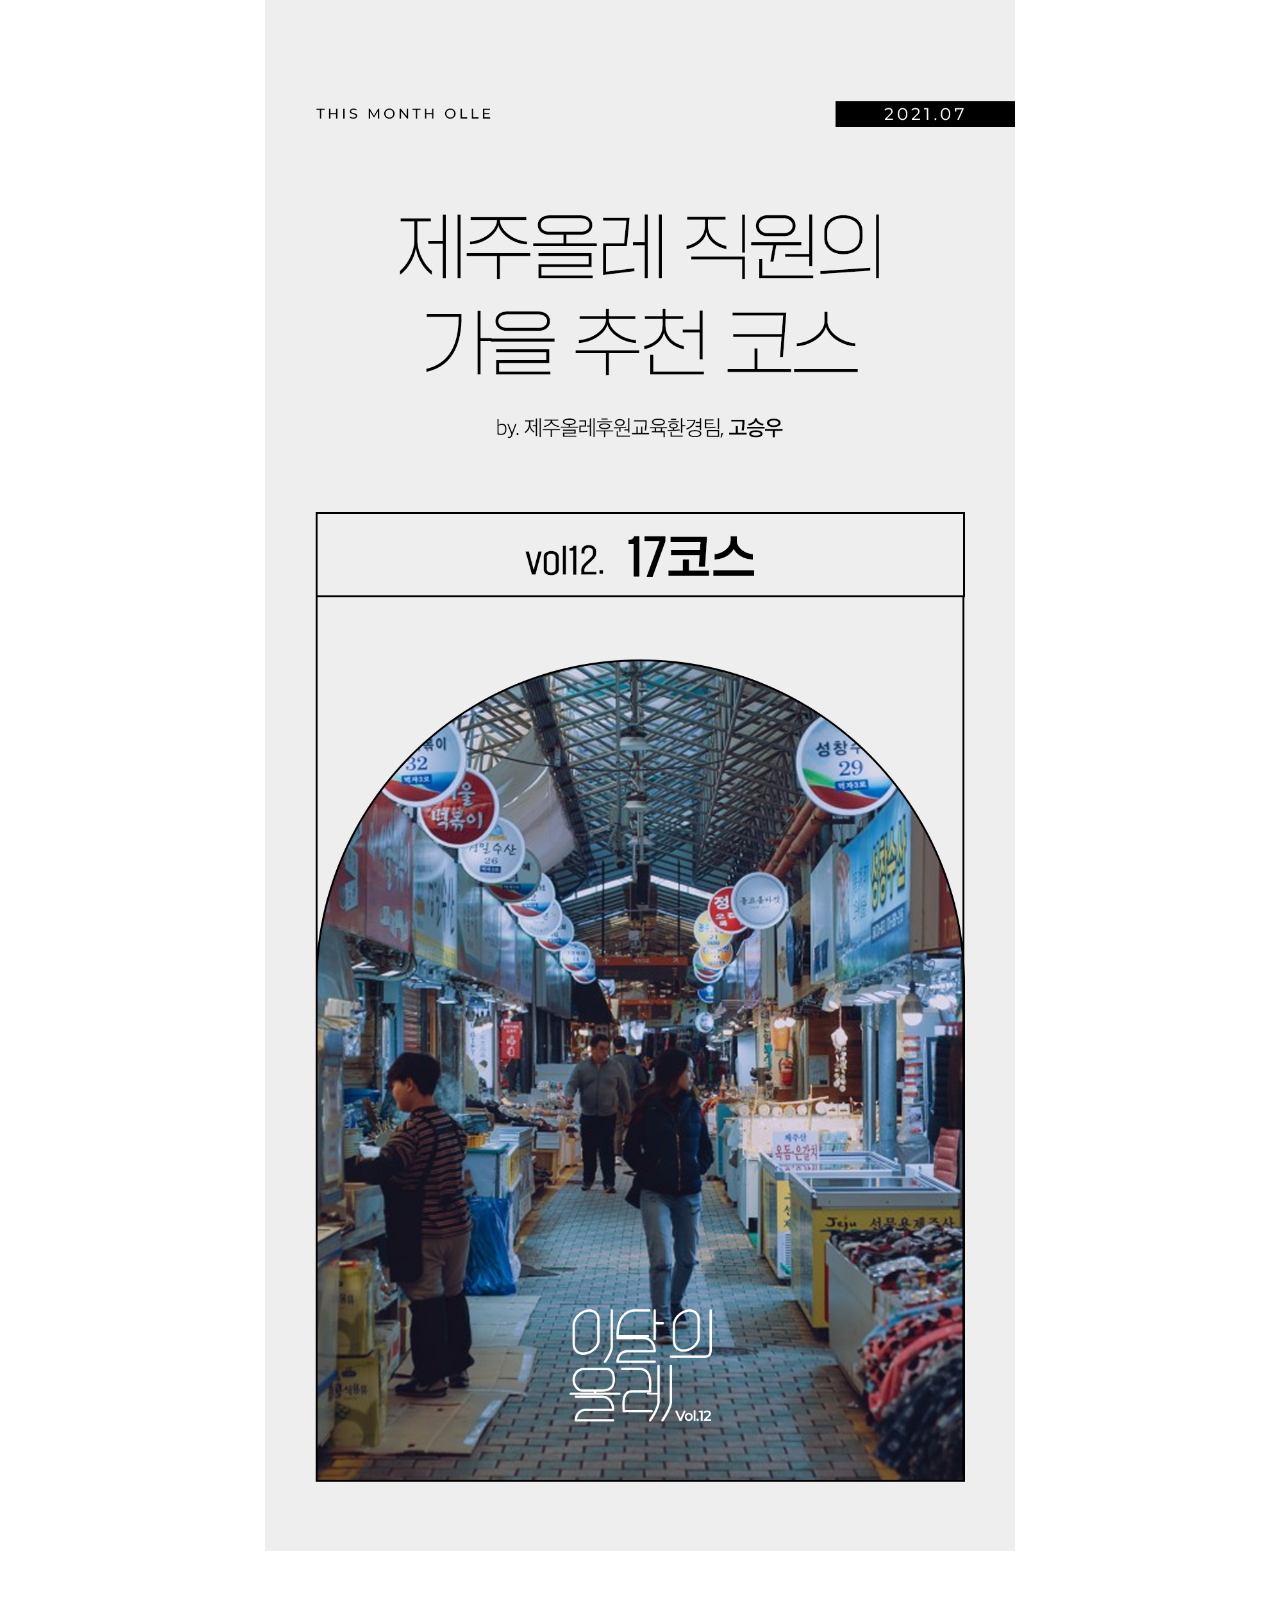
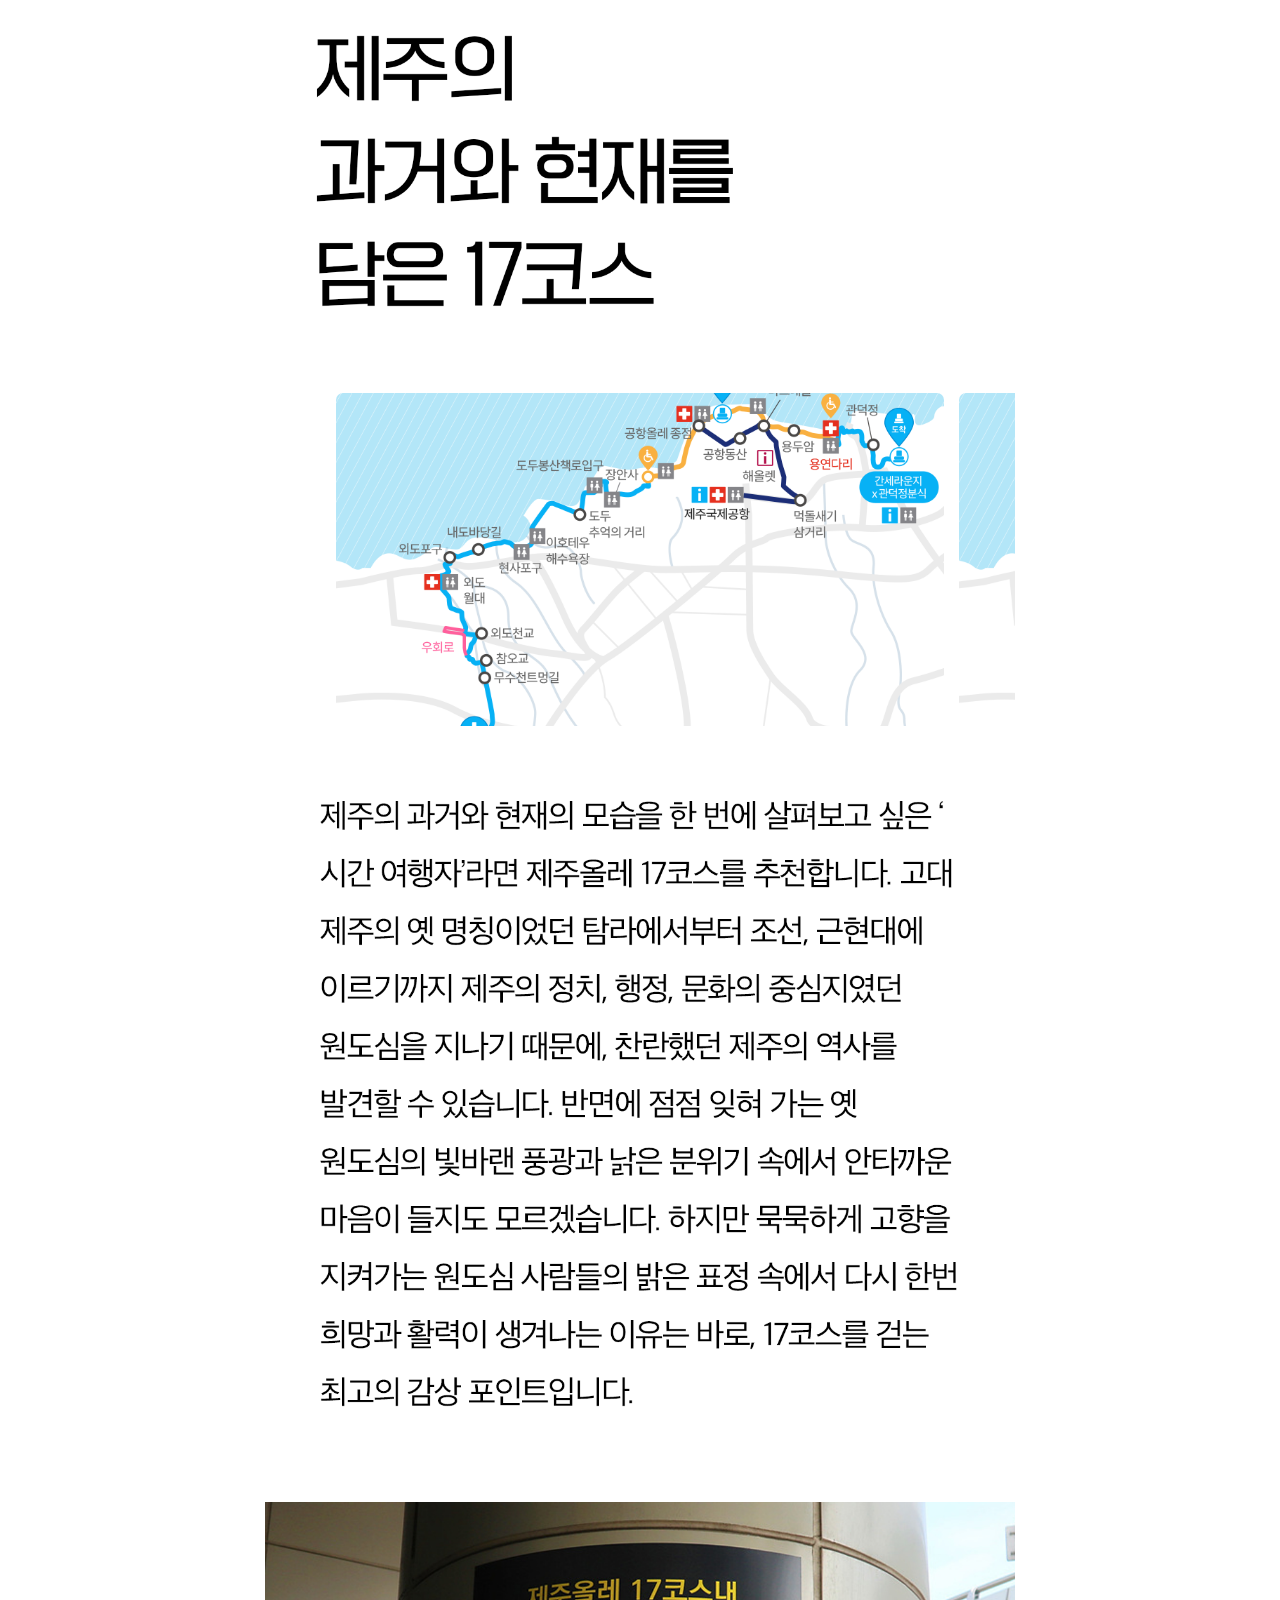
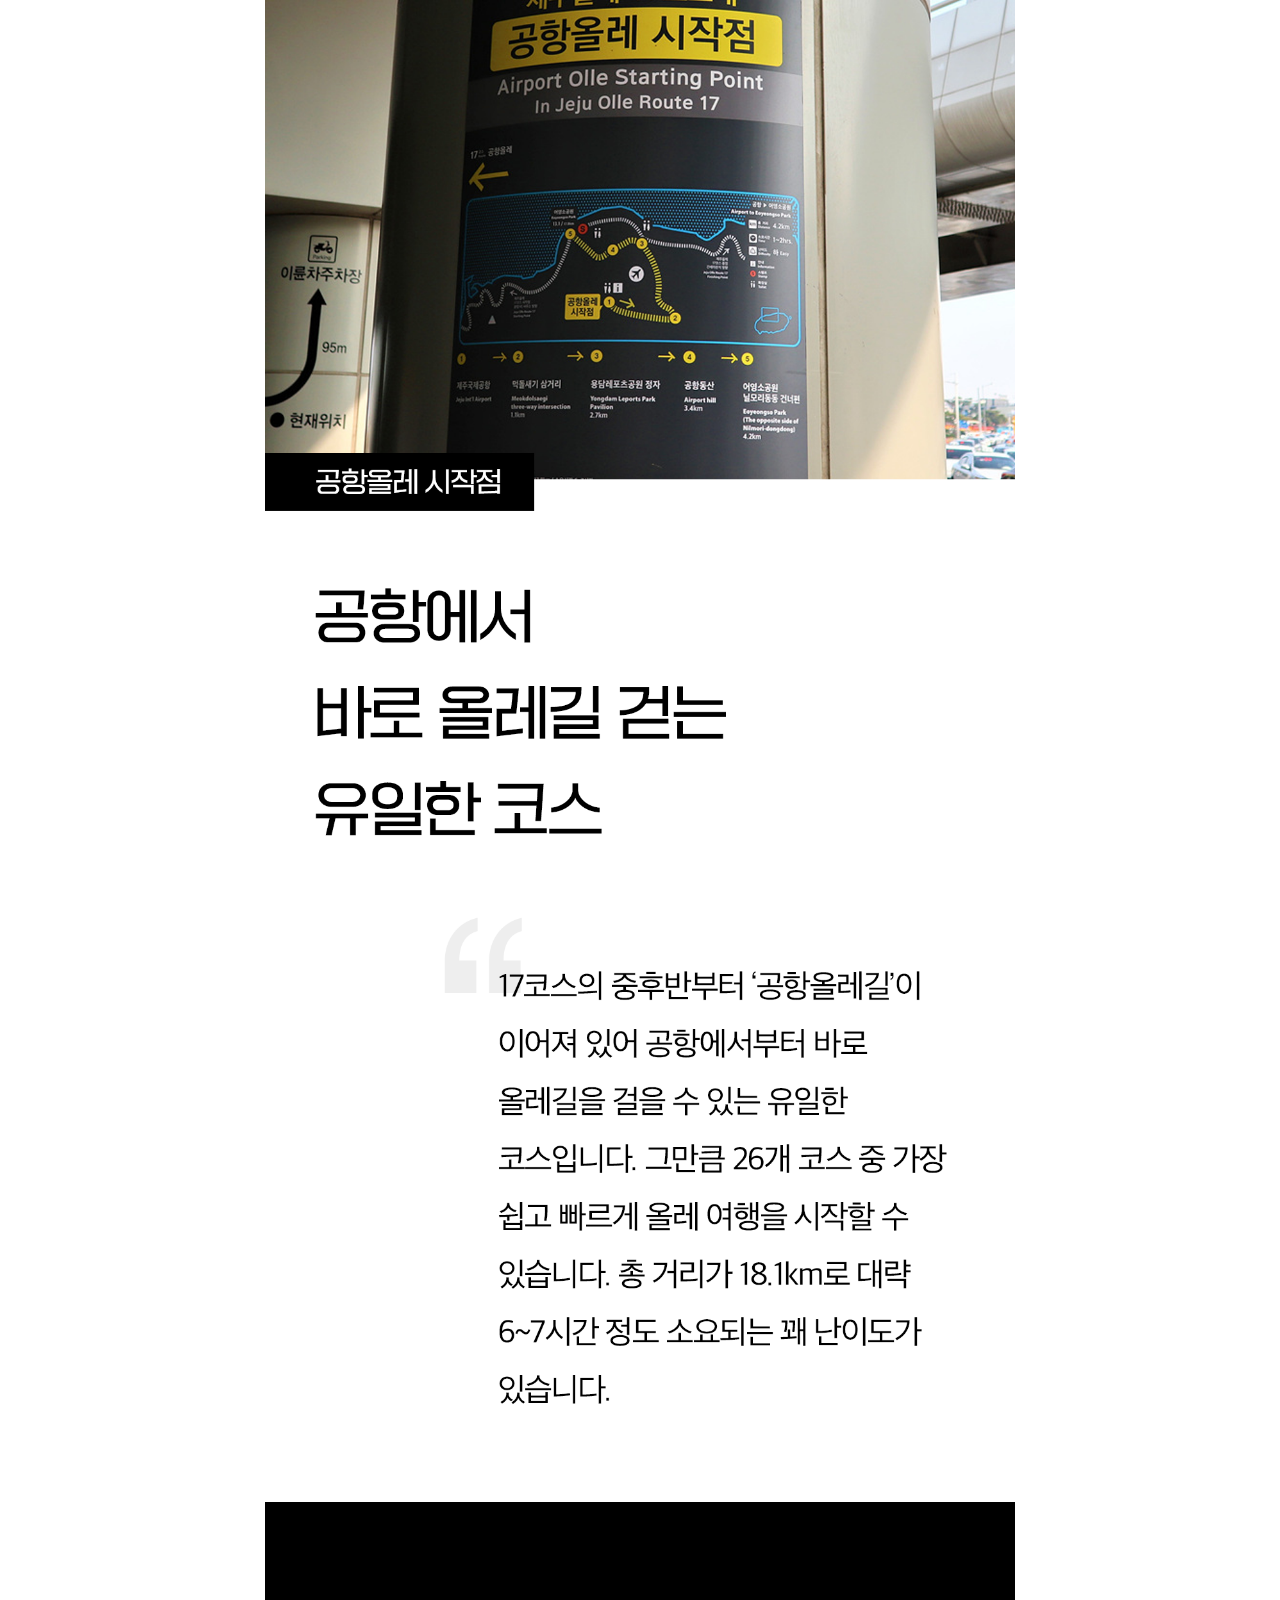
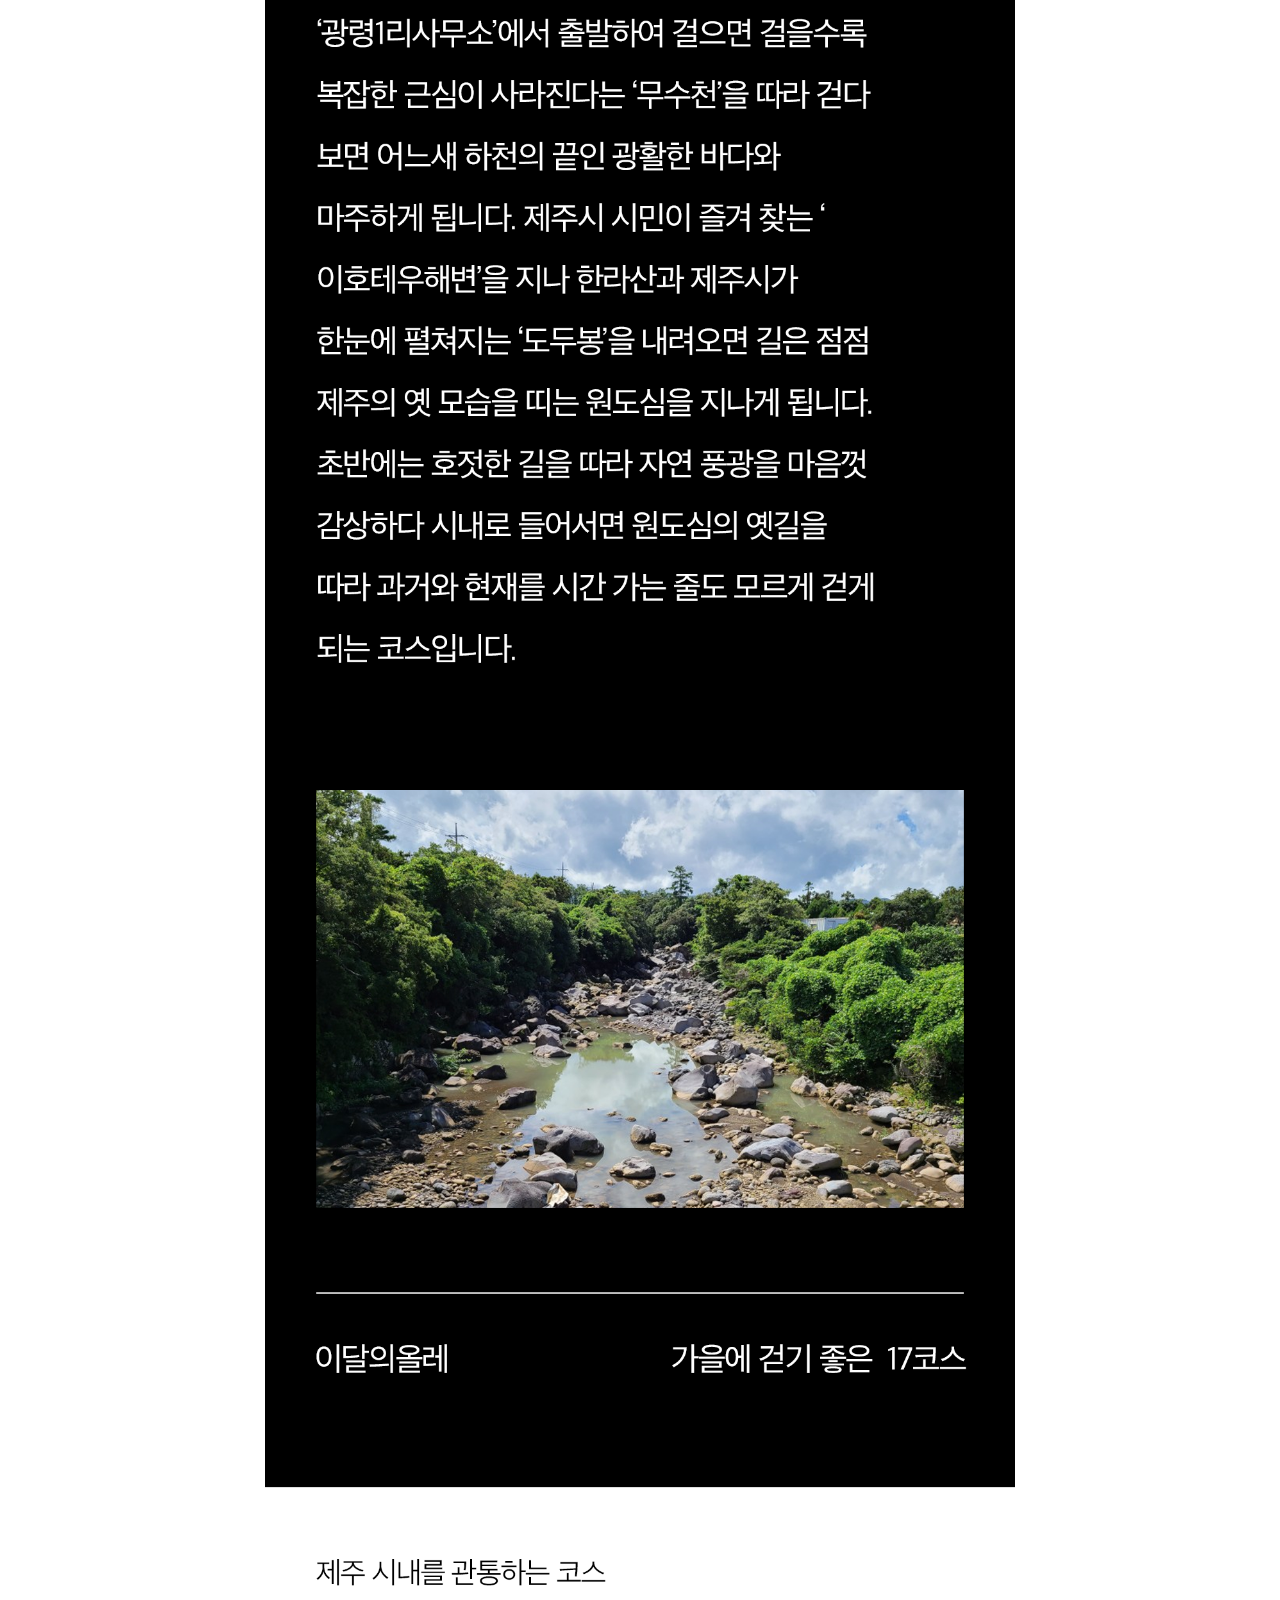
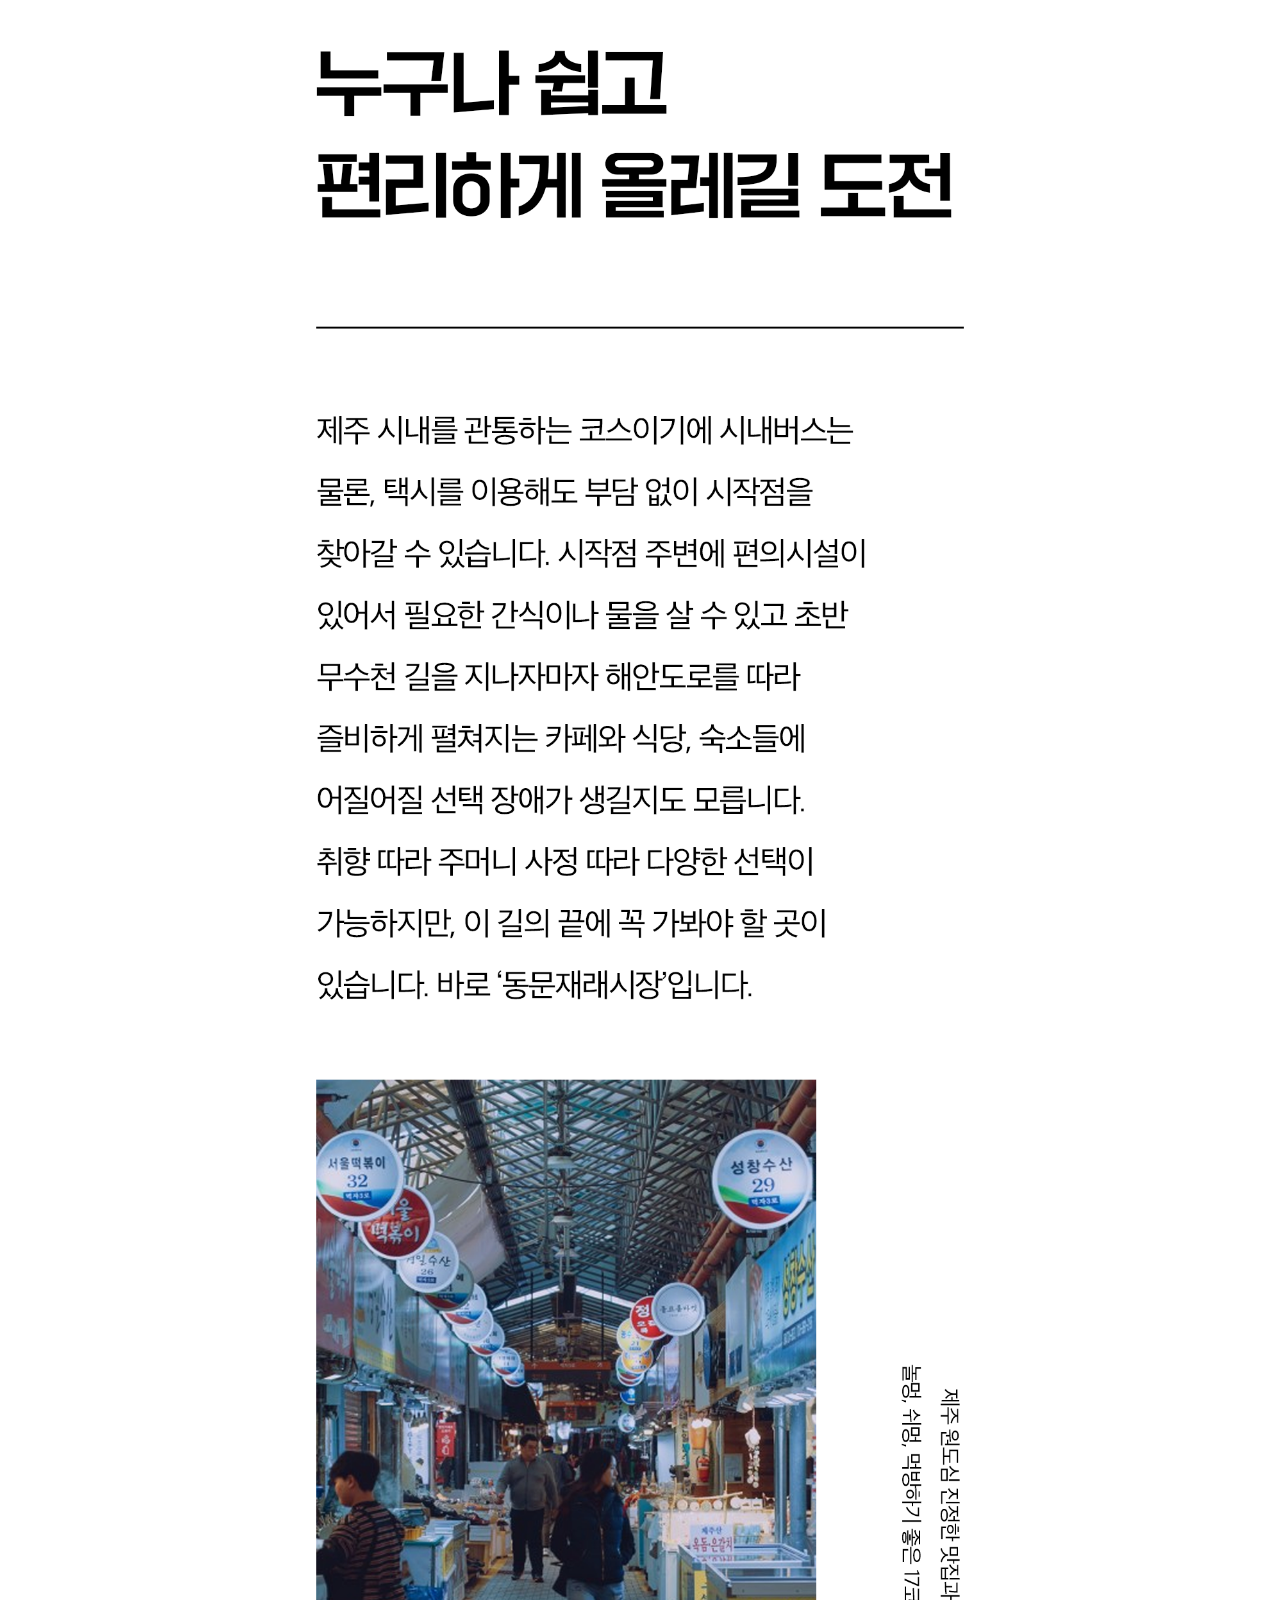
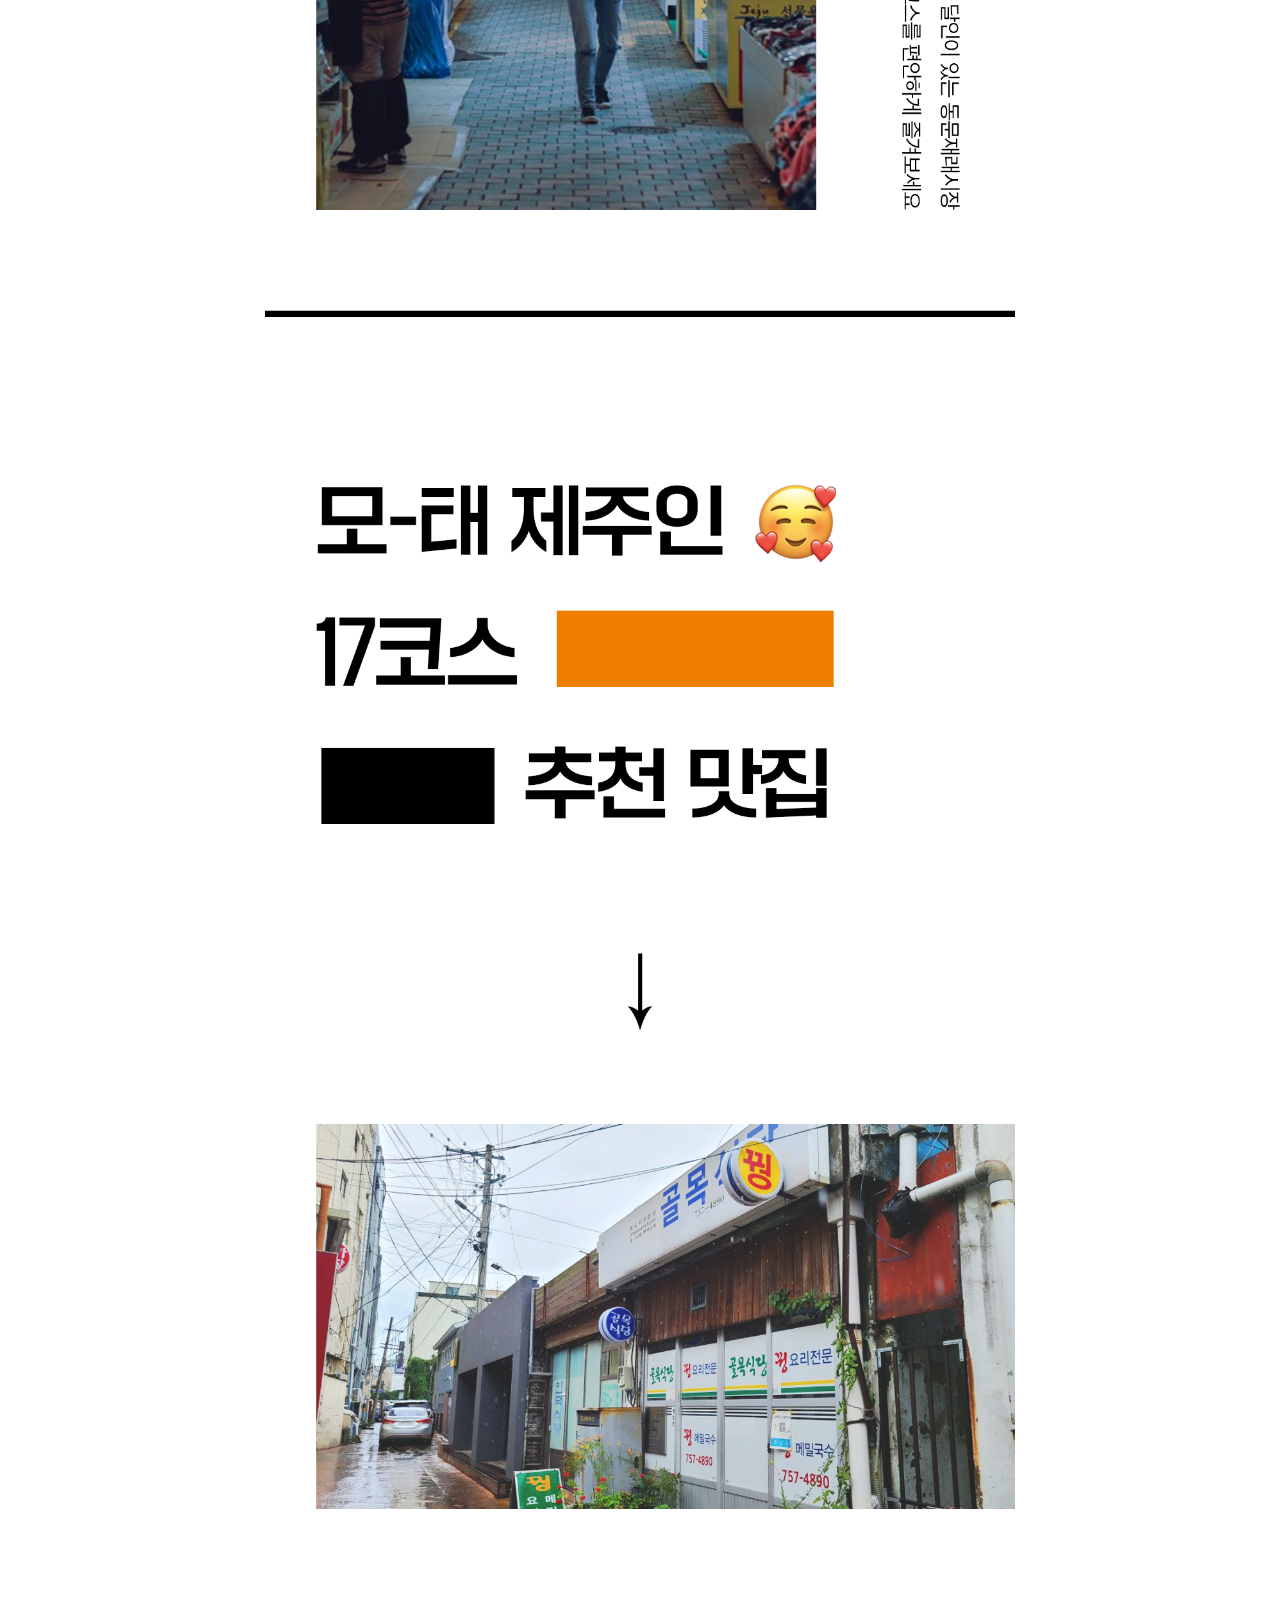
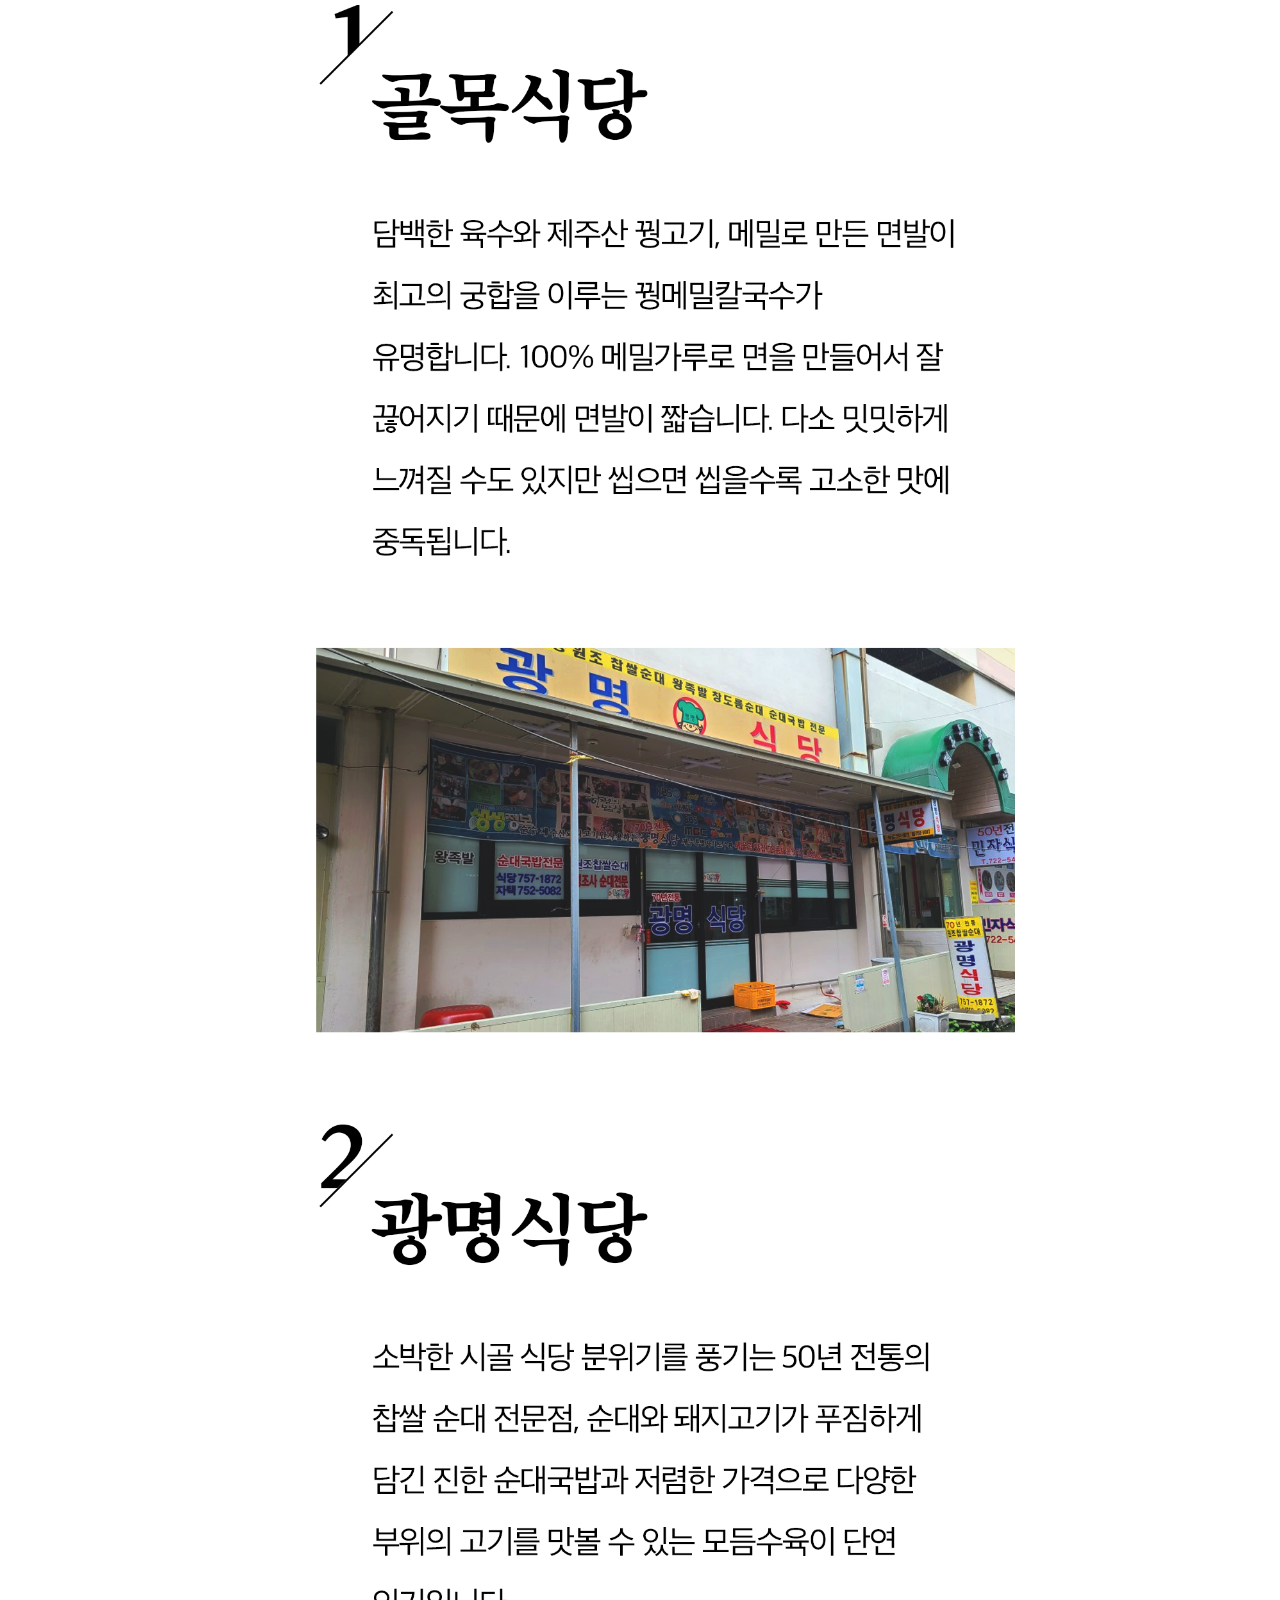
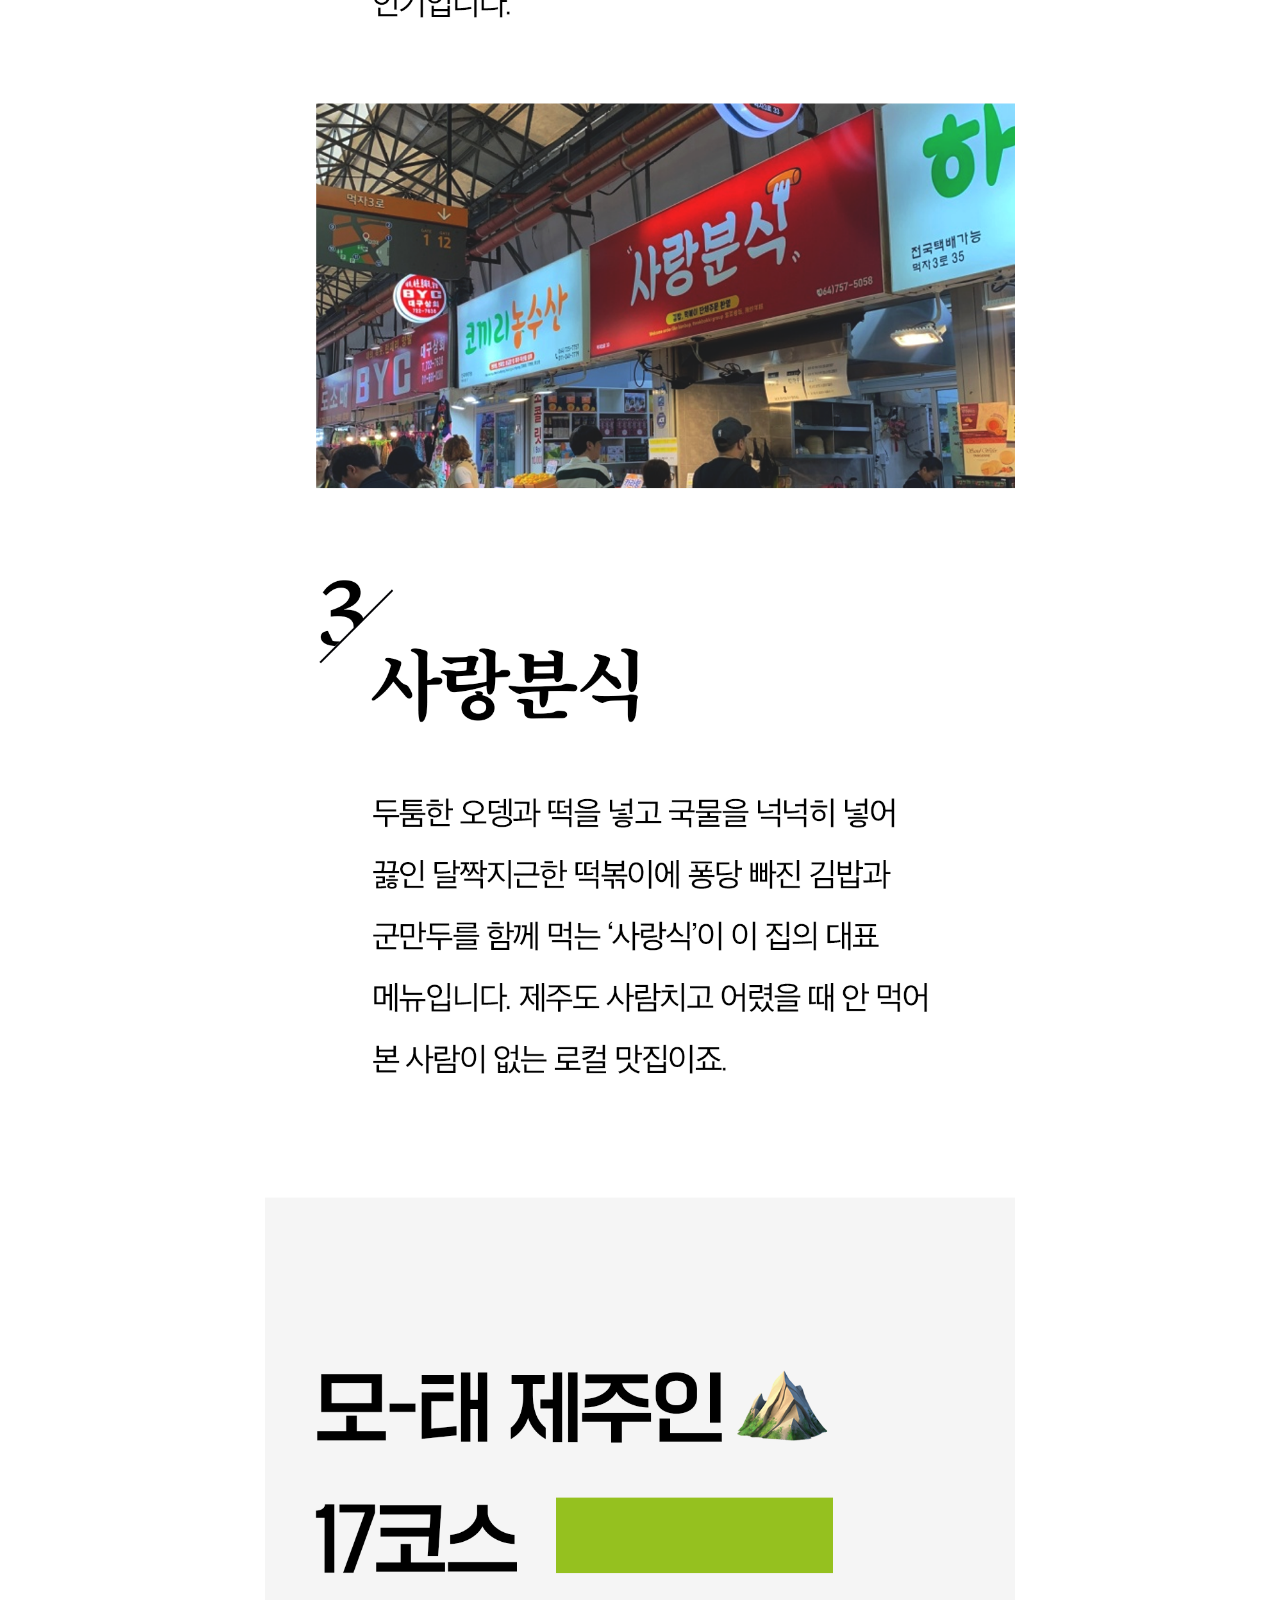
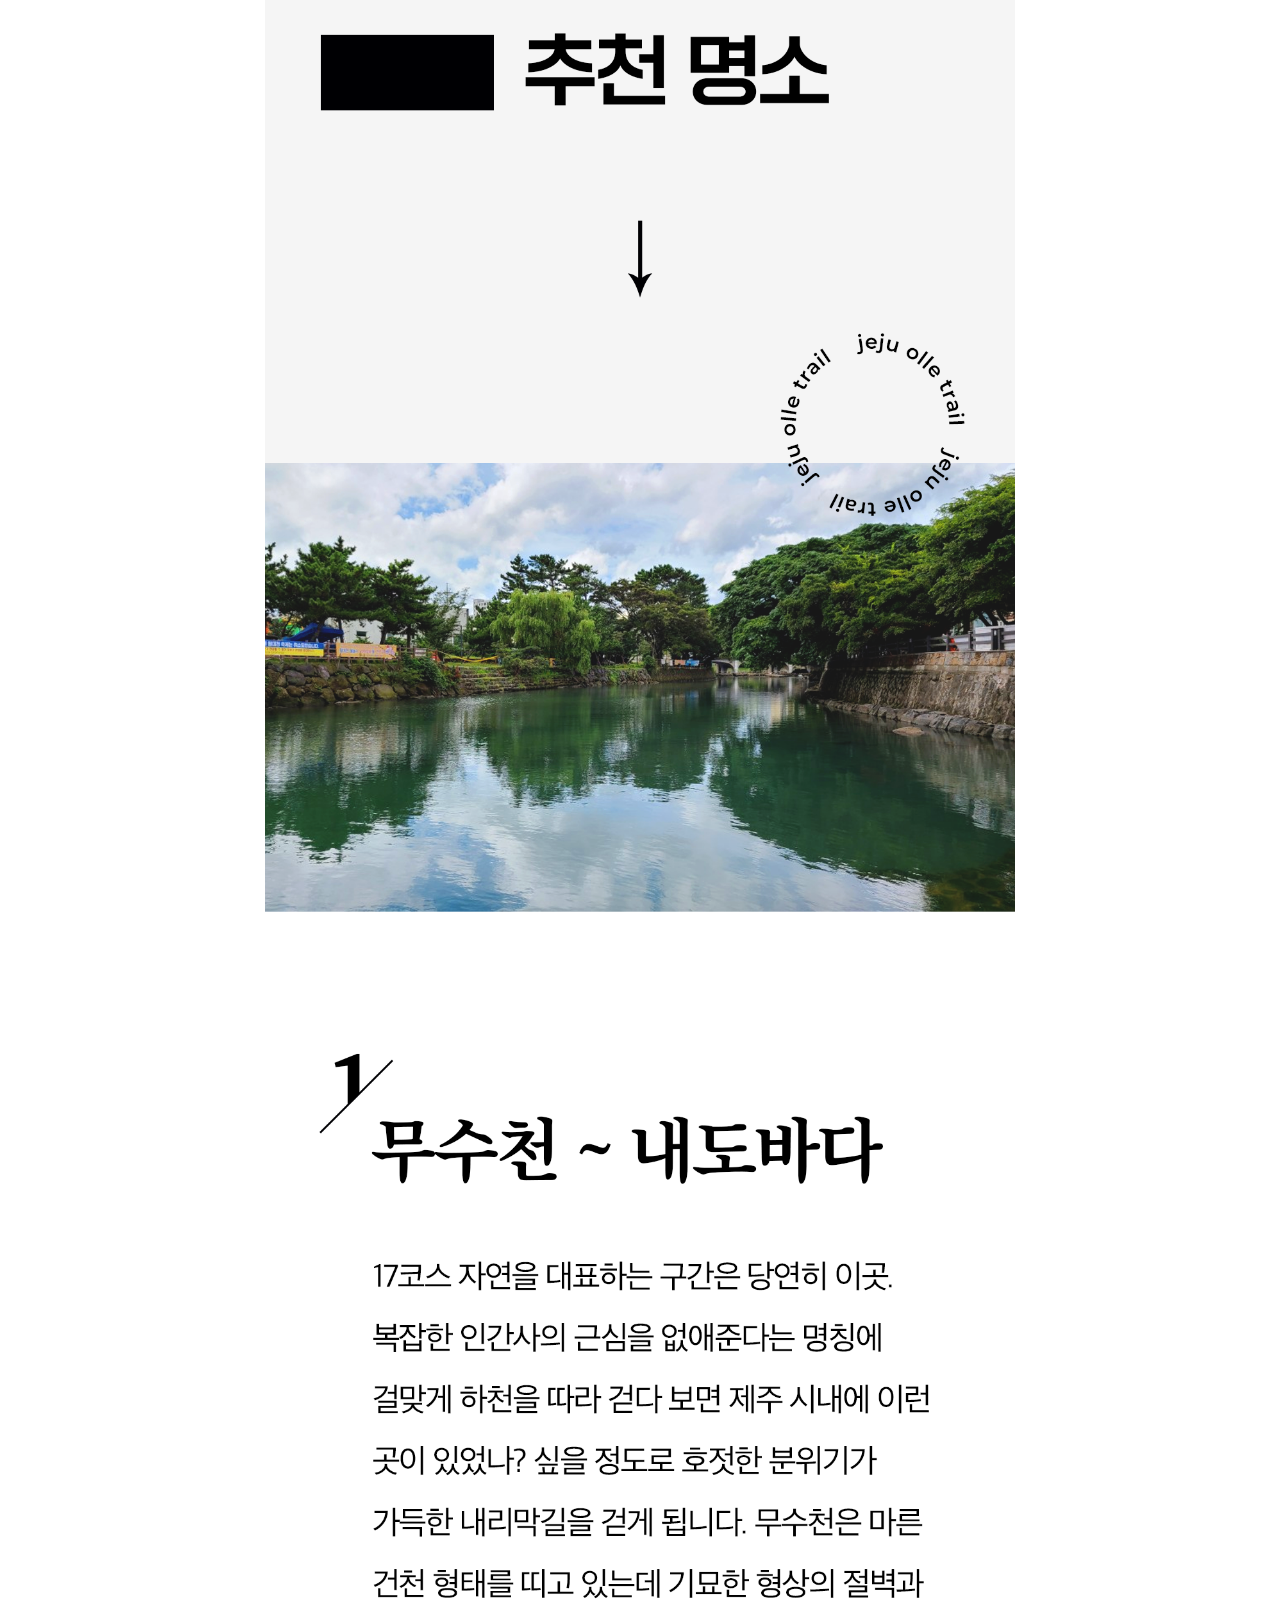
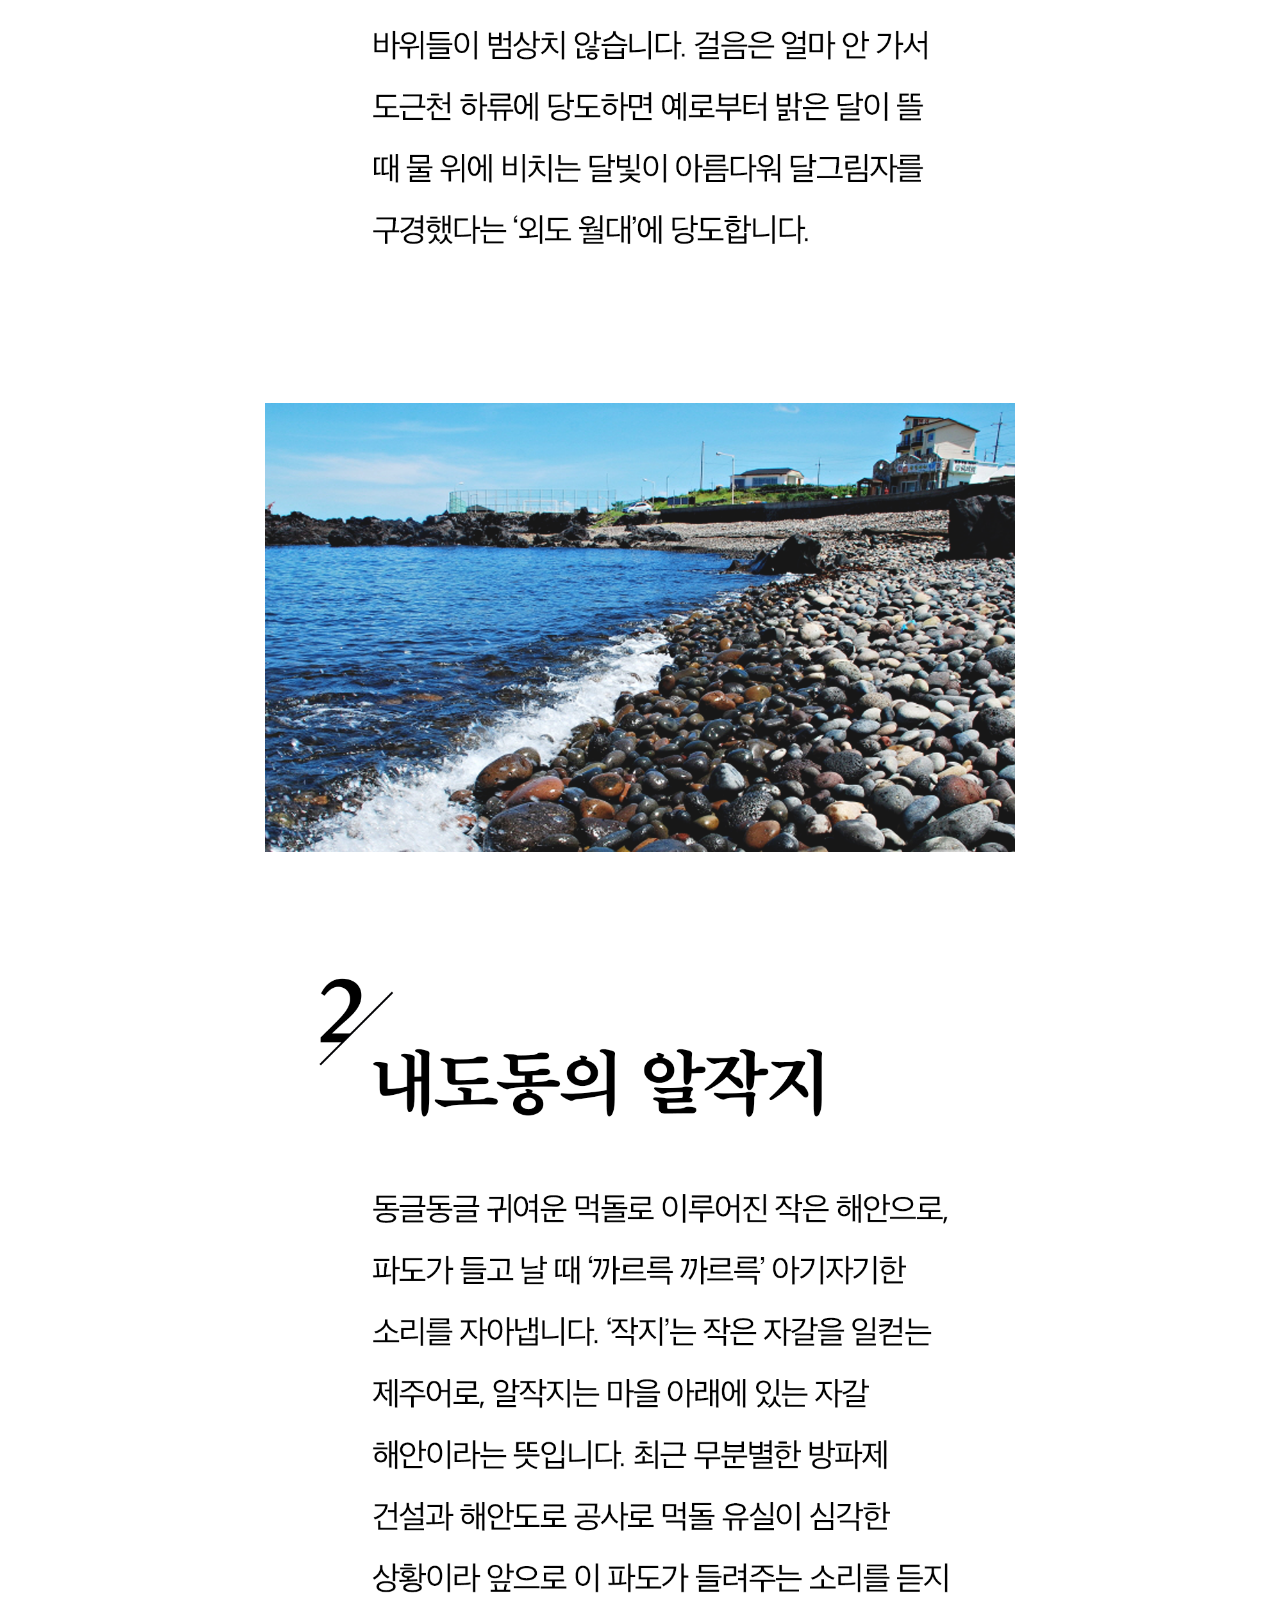
<file: sub/sub02.html>
<!DOCTYPE html>
<html lang="ko">
<head>
    <meta charset="UTF-8">
    <meta http-equiv="X-UA-Compatible" content="IE=edge">
    <meta name="viewport" content="width=device-width, initial-scale=1.0">
    <link rel="stylesheet" href="https://unpkg.com/swiper/swiper-bundle.min.css" />
    <link rel="stylesheet" href="https://wowjs.uk/css/libs/animate.css">
    <link rel="stylesheet" href="./asset/css/reset.css">
    <link rel="stylesheet" href="./asset/css/style.css">
    <link rel="stylesheet" href="./asset/css/mobile.css">
    <!-- <script src="http://ajax.aspnetcdn.com/ajax/jQuery/jquery-1.12.4.min.js"></script> -->
    <script src="https://code.jquery.com/jquery-1.12.4.min.js"></script>
    <script src="https://wowjs.uk/dist/wow.min.js"></script>
    <script src="https://unpkg.com/swiper/swiper-bundle.min.js"></script>
    <title>올레패스</title>
</head>
<body>
    <div id="sub-page-container" class="sub02">
        <div id="header">
            <img src="./asset/img/sub02/01.png" alt="" class="wow">
        </div>
        <section>
            <div class="sub0201">
              <img src="./asset/img/sub02/02.png" alt="" class="img01 wow fadeInLeft">
              <!-- 스와이퍼 -->
              <div class="swiper jeju_course wow fadeInRight">
                 <div class="swiper-wrapper">
                   <div class="swiper-slide"><img src="./asset/img/sub02/sw_img.png" alt=""></div>
                   <div class="swiper-slide"><img src="./asset/img/sub02/sw_img.png" alt=""></div>
                   <div class="swiper-slide"><img src="./asset/img/sub02/sw_img.png" alt=""></div>
                 </div>
                 <!-- <div class="swiper-pagination"></div> -->
               </div>

              <img src="./asset/img/sub02/04.png" alt="" class="img03 wow fadeInUp">
            </div>

            <div class="sub0202">
              <img src="./asset/img/sub02/05.png" alt="" class="img01 wow fadeInLeft">
              <img src="./asset/img/sub02/06.png" alt="" data-wow-delay="0.2s" class="img02 wow fadeInRight">
              <img src="./asset/img/sub02/07.png" alt="" data-wow-delay="0.4s" class="img03 wow fadeInUp">
            </div>

            <div class="sub0203">
              <img src="./asset/img/sub02/08.png" alt="" class="img01 wow fadeInLeft">
              <img src="./asset/img/sub02/09.png" alt="" class="img02 wow fadeInUp">
              <img src="./asset/img/sub02/10.png" alt="" class="img03 wow fadeInUp">
            </div>

            <div class="sub0204">
              <img src="./asset/img/sub02/11.png" alt="" class="img01 wow fadeInUp">
              <img src="./asset/img/sub02/12.png" alt="" class="img02 wow fadeInRight">
              <img src="./asset/img/sub02/13.png" alt="" class="img03 wow fadeInRight">
              <img src="./asset/img/sub02/14.png" alt="" class="img04 wow fadeInRight">
            </div>

            <div class="sub0205">
              <img src="./asset/img/sub02/15.png" alt="" class="img01 wow fadeIn">
              <img src="./asset/img/sub02/16.png" alt="" class="img02 wow fadeInLeft">
              <img src="./asset/img/sub02/17.png" alt="" class="img03 wow fadeInRight">
              <img src="./asset/img/sub02/18.png" alt="" class="img04 wow fadeInLeft">
              <img src="./asset/img/sub02/19.png" alt="" class="img05 wow fadeIn">
            </div>

        </section>
    </div>


    <!-- 스와이퍼 -->
    <div class="swiper jeju_course wow fadeInRight">
       <div class="swiper-wrapper">
         <div class="swiper-slide"><img src="./asset/img/sub02/sw_img.png" alt=""></div>
         <div class="swiper-slide"><img src="./asset/img/sub02/sw_img.png" alt=""></div>
         <div class="swiper-slide"><img src="./asset/img/sub02/sw_img.png" alt=""></div>
       </div>
     </div>
</body>


<script>
    $(document).ready(function(){
        new WOW().init();
    });

    var swiper = new Swiper(".jeju_course", {
      spaceBetween: 15,
      slidesPerView: 'auto',
      centeredSlides: true,
      pagination: {
        el: ".swiper-pagination",
        clickable: true,
      },
    });

</script>

</html>
</file>
<file: sub/asset/css/style.css>
/* sub01 */
#sub-page-container{width: 100%;max-width:750px;margin: 0 auto;overflow:hidden;}
#sub-page-container img{width: 100%;display:block;}
#sub-page-container .sub0101 .img02{margin:7vh 0 5vh;}
#sub-page-container .sub0102 .img02{margin:3vh 0 1vh;}
#sub-page-container .sub0103 .img01{margin:10vh 0 3vh;}
#sub-page-container .sub0103 .img03{margin:7vh 0 5vh;}
#sub-page-container .sub0105 .img01{margin-top:8vh;}
#sub-page-container .sub0105 .img04{margin:7vh 0 10vh;}
#sub-page-container .sub0106 .img01{margin:12vh 0 5vh;}
#sub-page-container .sub0106 .img03{margin:4vh 0 5vh;}
#sub-page-container .sub0106 .img10{margin-top:12vh;}
#sub-page-container .sub0101 .main_img{position:relative;border-top:3px solid #555;display: flex;justify-content:flex-end;}
#sub-page-container .sub0101 .main_img .img_tit{width:7rem;position:absolute;top:0; left:3rem;z-index: 9;}
#sub-page-container .sub0101 .main_img .img_olleh{width:42.5rem;}
.interview{position:relative;padding-bottom:16vh;margin-top:5vh;}
.interview_bg {position: absolute;top:2.5vh;left:0;height:100%;width:173% !important;}
.interview_bg02 {position: absolute;top:2.5vh;right:0;height:100%;width:173% !important;}
.swiper-pagination-bullet{width:var(--swiper-pagination-bullet-width,var(--swiper-pagination-bullet-size,10px)); height:var(--swiper-pagination-bullet-height,var(--swiper-pagination-bullet-size,10px));}
.swiper-pagination-bullet-active{background:#000;}
.swiper-horizontal>.swiper-pagination-bullets .swiper-pagination-bullet, .swiper-pagination-horizontal.swiper-pagination-bullets .swiper-pagination-bullet{margin: 0 var(--swiper-pagination-bullet-horizontal-gap,5px);}
.swiper-horizontal>.swiper-pagination-bullets, .swiper-pagination-bullets.swiper-pagination-horizontal, .swiper-pagination-custom, .swiper-pagination-fraction{bottom: 6vh;}

/* sub02 */
#sub-page-container .sub0201 .img01{margin:7vh 0;}
#sub-page-container .sub0201 .img03{margin:6vh 0 7vh;}
#sub-page-container .sub0202 .img02{margin:4vh 0 8vh;}
#sub-page-container .sub0203 .img01{margin:5vh 0;}
#sub-page-container .sub0203 .img03{margin:6vh 0;}
#sub-page-container .sub0204 .img02{margin:6vh 0 4vh;}
#sub-page-container .sub0204 .img03{margin-bottom:4vh;}
#sub-page-container .sub0204 .img04{margin-bottom:10vh;}
.swiper-slide img {display: block;width: 100%;height: 100%;object-fit: cover;}
.jeju_course .swiper-slide:last-child{margin-right:0 !important;}
.jeju_course .swiper-slide {width:38rem;height:37vh;border-radius:7px;overflow:hidden;}
.jeju_course .swiper-slide {text-align: center;font-size: 18px;background: #fff;}
</file>
<file: sub/asset/css/mobile.css>
/* 데스크탑 작은 해상도 */
@media screen and (max-width: 1249px){
    html, body{
        font-size: 14px;
    }
}

/* 데스크탑 작은 해상도 */
@media screen and (max-width: 1149px){
    html, body{
        font-size: 12px;
    }
}

/* 타블렛, 모바일 */
@media screen and (max-width:1023px) {
    .only-pc{
        display: none;
    }
    
    .only-mb{
        display: block;
    }
    
    header{
        padding-left: 3.125rem;
        padding-right: 3.125rem;
    }

    header .header__inner{
        height: 7.5rem;
    }

    header .header__inner > .header__logo{
        width: 11.907rem;
        height: 1.875rem;
    }

    header .header__inner > .header__btn{
        width: 12.5rem;
        height: 3.75rem;
        border-radius: 1.875rem;
    }

    header .header__inner > .header__btn > span{
        background-size: 0.9rem auto;
        background-position: left bottom 4px;
        font-size: 1.5rem;
        line-height: 3.75rem;
    }

    [class*="text-wrapper-"], .inner{
        padding-left: 3.125rem;
        padding-right: 3.125rem;
        box-sizing: border-box;
    }

    .text-wrapper-02 > h3{
        font-size: 2.5rem;
        line-height: 3.75rem;
    }

    .text-wrapper-02 > h4{
        margin-top: 2.5rem;
    }

    .text-wrapper-02 > h4, .text-wrapper-02 > h4 > p{
        font-size: 3.625rem;
        line-height: 4.875rem;
    }

    .text-wrapper-02 > p{
        margin-top: 4.75rem;
    }

    .mask-image-wrapper > div{
        width: calc((100vw - 30rem) / 2);
    }

    section#type01{
        height: 105.5rem;
        padding-top: 36.813rem;
    }

    section#type01 .text-wrapper-01 dd{
        font-size: 1.875rem;
        line-height: 3.125rem;
    }

    section#type01 .text-wrapper-01 dt{
        margin-top: 1.938rem;
    }
    
    section#type01 .btn01{
        margin-top: 5.563rem;
        width: 17.5rem;
        height: 5rem;
        line-height: 5rem;
        font-size: 1.625rem;
    }

    section#type02{
        background-image: url(../img/sec02_bg_m.jpg);
        height: 97.5rem;
        padding-top: 9.375rem;
        background-size: cover;
    }

    section#type02 .text-wrapper-02 > p{
        font-size: 1.875rem;
        line-height: 3.125rem;
    }

    section#type03 .text-wrapper-02 > p{
        margin-top: 4.375rem;
    }

    section#type03 .swiper-container{
        padding-bottom: calc(9.375rem + 10px);
    }

    section#type03 .swiper-container .swiper-pagination-bullet{
        width: 1.5rem;
        height: 1.5rem;
    }

    section#type03 .swiper-slide{
        width: 37.5rem;
        flex-wrap: wrap;
        flex-direction: column;
        margin-right: 3.125rem;
        align-items: start;
    }

    section#type03 .swiper-slide .slide__text{
        margin: 6.25rem 0 0 0;
        padding-left: 0;
    }

    section#type03 .swiper-slide .slide__text > dt{
        font-size: 3rem;
        line-height: 4.25rem;
        padding-top: 0;
        background-image: none !important;
    }

    section#type04{
        padding-top: 9.5rem;
        padding-bottom: 15.625rem;
    }

    section#type04 .info-wrapper{
        padding-top: 9.375rem;
    }

    section#type04 .info-wrapper > li{
        width: 100%;
    }

    section#type04 .info-wrapper .info__text{
        font-size: 3rem;
        line-height: 4.25rem;
    }

    section#type04 .info-wrapper .info__img{
        margin-top: 4.188rem;
    }

    section#type04 .info-wrapper > li:nth-child(2){
        margin-top: 9.375rem;
    }

    section#type04 .info-wrapper > li:nth-child(n+3):nth-child(odd){
        margin-top: 9.375rem;
    }

    section#type04 .info-wrapper > li > a > .info__text:after{
        width: 5rem;
        height: 5rem;
        background-size: 1.625rem auto;
    }

    section#type05{
        padding-top: 9.5rem;
    }

    section#type05 > .inner{
        width: 100%;
        padding-left: 3.125rem;
        box-sizing: border-box;
    }

    section#type05 .bg{
        height: 71.875rem;
    }

    section#type05 .title-wrapper{
        float: none;
        font-size: 2.5rem;
    }

    section#type05 .content-wrapper{
        float: none;
        margin-top: 3.313rem;
        width: 100%;
    }

    section#type05 .content-wrapper .content__text{
        padding-right: 3.125rem;
        float: right;
    }

    section#type05 .content-wrapper .content__text dt{
        font-size: 2.25rem;
        line-height: 3.5rem;
    }

    section#type05 .content-wrapper .content__text dd{
        font-size: 1.625rem;
        line-height: 2.875rem;
    }

    section#type05 .content-wrapper .content__text > li{
        width: auto;
    }

    section#type05 .content-wrapper .content__text > li:nth-child(even){
        padding-left: 5.5rem;
    }

    section#type05 .content-wrapper .content__text > li:nth-child(n+3){
        margin-top: 8.875rem;
    }

    section#type06{
        padding-top: 15.625rem;
    }

    section#type06 .text-wrapper-02 > p{
        margin-top: 7.873rem;
    }

    section#type06 .content-wrapper{
        margin-top: 9.366rem;
        display: block;
    }

    section#type06 .info-wrapper.pc{
        display: none;
    } 

    section#type06 .info-wrapper.mb{
        display: block;
        margin-top: 9.366rem;
    }   
    
    section#type06 .info-wrapper.mb .info__title{
        margin-top: 11.242rem;
        font-size: 2.5rem;
        line-height: 3.75rem;
    }

    section#type06 .info-wrapper.mb .info__image-01{
        width: 100%;
    }    

    section#type06 .info-wrapper.mb .info__image-01 img{
        width: 100%;
    }

    section#type06 .info-wrapper.mb .info__image-02{
        width: 25rem;
        margin-top: 5rem;
    }

    section#type06 .info-wrapper.mb .info__image-02 img{
        width: 100%;
    }

    section#type06 .info-wrapper.mb .info__list{
        position: relative;
        background: url(../img/sec06_text.jpg) no-repeat left top;
        background-size: 6.063rem auto;
        padding-left: 16.875rem;
        margin-top: 9rem;
    }

    section#type06 .info-wrapper.mb .info__list:before{
        position: absolute;
        content: "";
        display: block;
        width: 0.125rem;
        height: 99%;
        background: #ccc;
        left: 2.675rem;
        top: 0;
        z-index: -1;
    }    

    section#type06 .info-wrapper.mb .info__list > li + li{
        margin-top: 9.367rem;
    }

    section#type06 .info-wrapper.mb .info__list dt{
        font-size: 2.5rem;
        line-height: 3.75rem;
        font-weight: 600;
        letter-spacing: -0.1rem;
    }

    section#type06 .info-wrapper.mb .info__list dd{
        margin-top: 3.75rem;
        font-size: 1.875rem;
        line-height: 3.125rem;
        letter-spacing: -0.075rem;
    }

    section#type07{
        padding-top: 17.063em;
        padding-bottom: 15.625rem;
    }

    section#type07 > .inner{
        padding-left: 0;
        padding-right: 0;
    }

    section#type07 .mask-image-wrapper{
        height: 31.25rem;
    }

    section#type07 .arrow-wrapper{
        margin-top: 9.375rem;
        margin-bottom: 10rem;
    }

    section#type07 .swiper-slide{
        flex-wrap: wrap;
        flex-direction: column;
    }

    section#type07 .swiper__text--fix{
        display: none;  
    }

    section#type07 .slide__text{
        width: 100%;
        padding-left: 3.125rem;
        padding-right: 3.125rem;
        box-sizing: border-box;
        order: 2;
        padding-bottom: 0;
    }

    section#type07 .slide__image{
        width: 100%;
        height: 53.188rem;
        order: 1;
    }

    section#type07 .slide__image .bg{
        left: -3.125rem;
        height: 31.25rem;
    }

    section#type07 .slide__text dt{
        font-size: 3rem;
        line-height: 4.25rem;
    }

    section#type07 .slide__text dt + dd{
        margin-top: 3.125rem;
    }

    section#type07 .swiper-button-next, 
    section#type07 .swiper-button-prev{
        width: 5rem;
        height: 5rem;
        background-size: 1.25rem auto;
        top: 56.813rem;
        bottom: auto;
    }

    section#type07 .swiper-button-prev{
        right: 9.375rem;
        left: auto;
    }

    section#type07 .swiper-button-next{
        left: auto;
        right: 3.125rem;   
    }

    section#type08{
        padding-top: 6.875rem;
        background-image: url(../img/sec08_bg_m.png);
        background-size: cover;
        background-position: bottom center;
    }

    section#type08 .btn01{
        margin-top: 3.25rem;
        width: 17.5rem;
        height: 5rem;
        line-height: 5rem;
        font-size: 1.625rem;
    }

    footer{
        flex-wrap: wrap;
        flex-direction: column;
        padding: 6.875rem 3.156rem 9.438rem 3.156rem;
    }

    footer .footer__info{
        padding-top: 14.313rem;
        background-position: left top 4.25rem;
        order: 2;
        padding-left: 0;
    }

    footer .footer__link{
        padding-bottom: 5rem;
        border-bottom: 1px solid #eee;
        order: 1;
    }

    footer .footer__family > dt{
        width: 100%;
    }

    footer .footer__site{
        justify-content: start;
        margin-top: 5rem;
    }

    footer .footer__site > li + li{
        margin-left: 1.25rem;
    }

    footer .footer__site > li > a{
        width: 6.25rem;
        height: 6.25rem;
    }

    footer .footer__site > li:nth-child(1) > a{
        background-size: 1.316rem auto;
    }
    
    footer .footer__site > li:nth-child(2) > a{
        background-size: 2.45rem auto;
    }
    
    footer .footer__site > li:nth-child(3) > a{
        background-size: 2.78rem auto;
    }
    
    footer .footer__site > li:nth-child(4) > a{
        background-size: 2.45rem auto;
    }    


}

@media screen and (max-width: 767px){
    html, body{
        font-size: 10px;
    }
}

@media screen and (max-width: 480px){
    html, body{
        font-size: 8px;
    }
}

@media screen and (max-width: 360px){
    html, body{
        font-size: 6px;
    }
}
</file>
